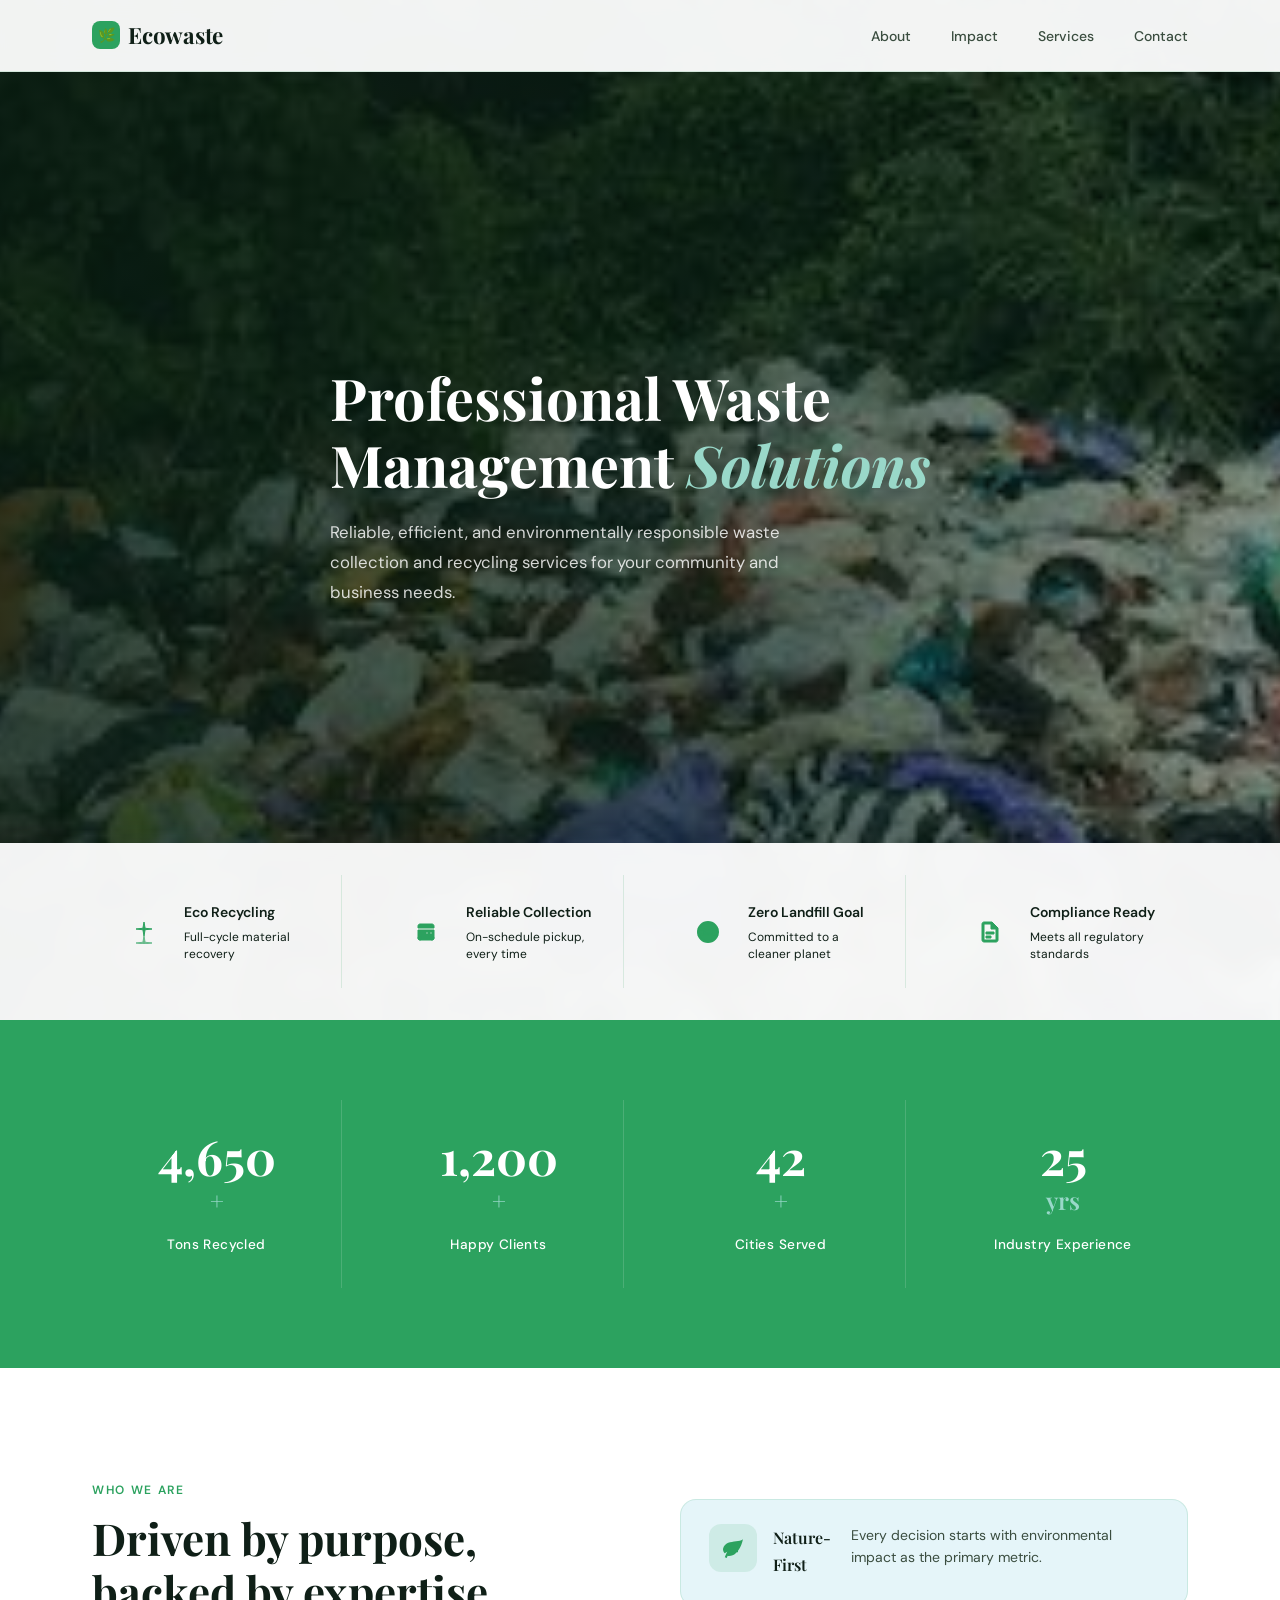
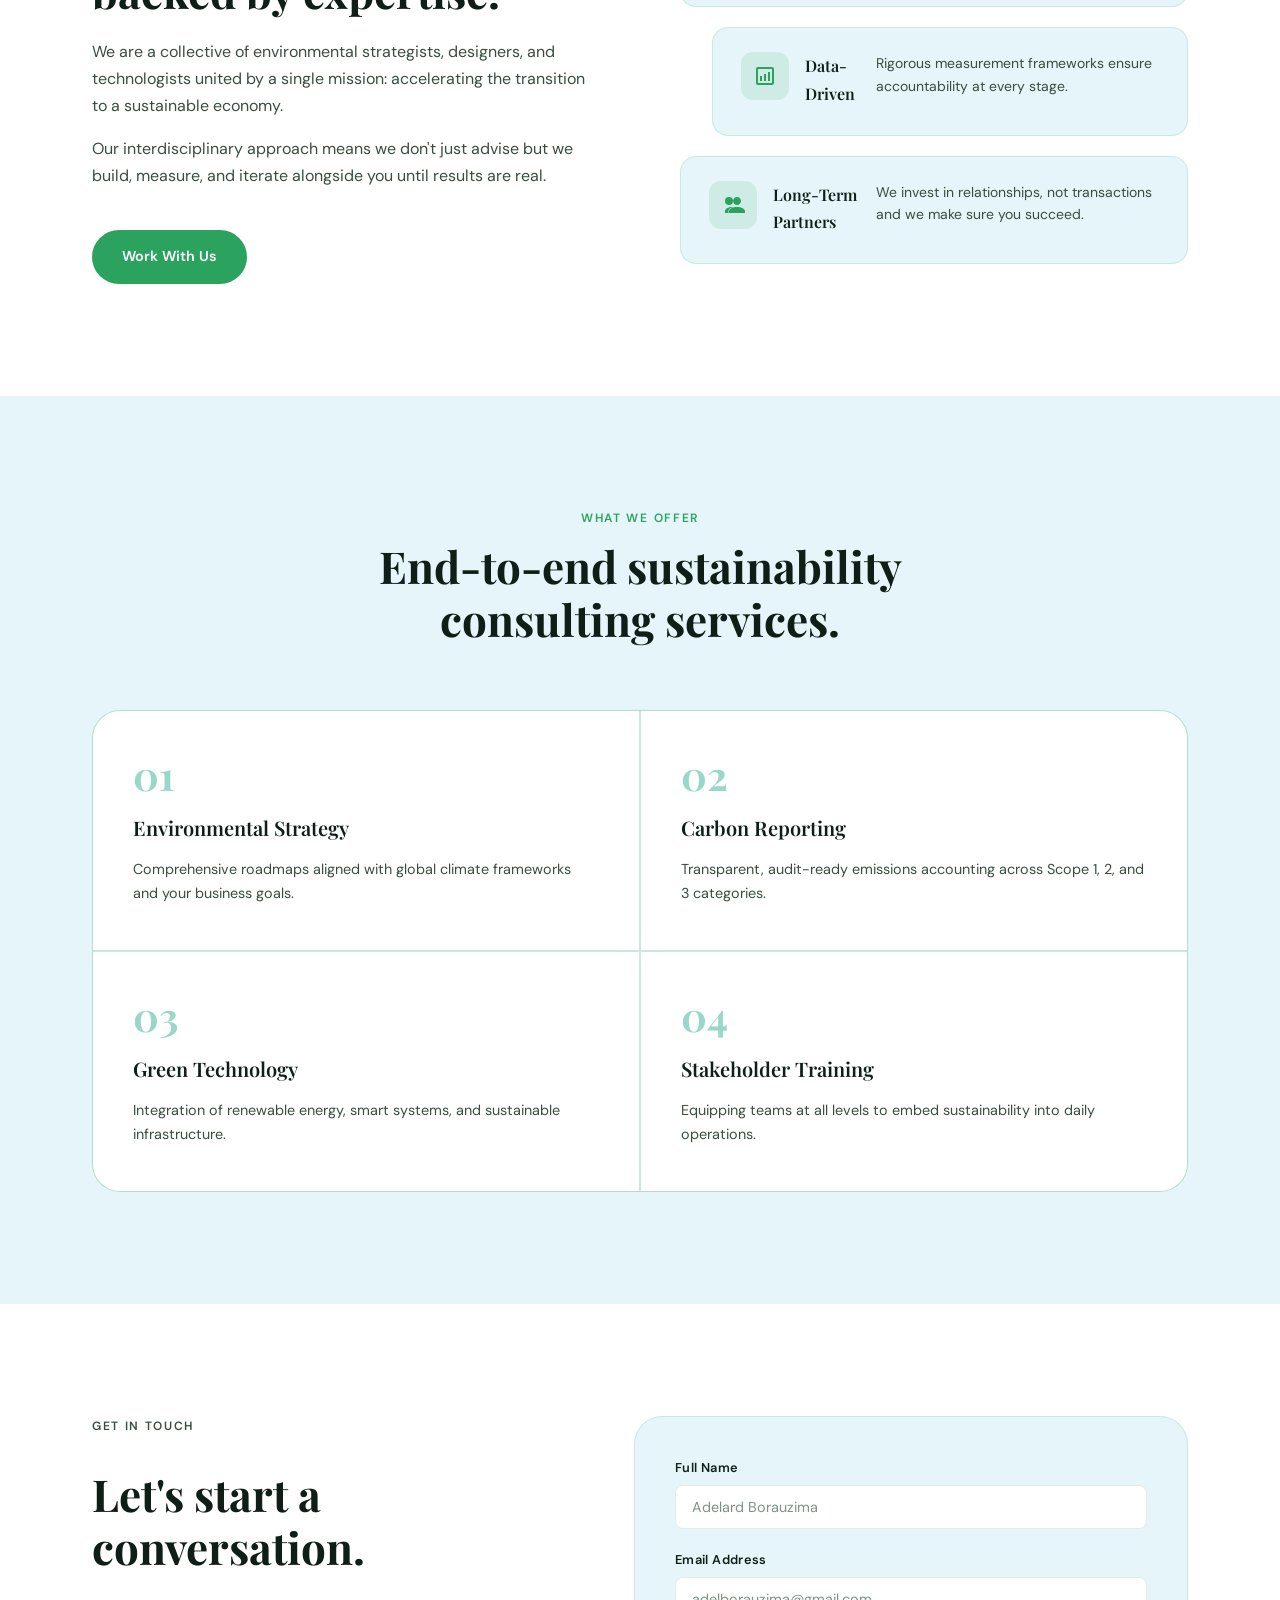
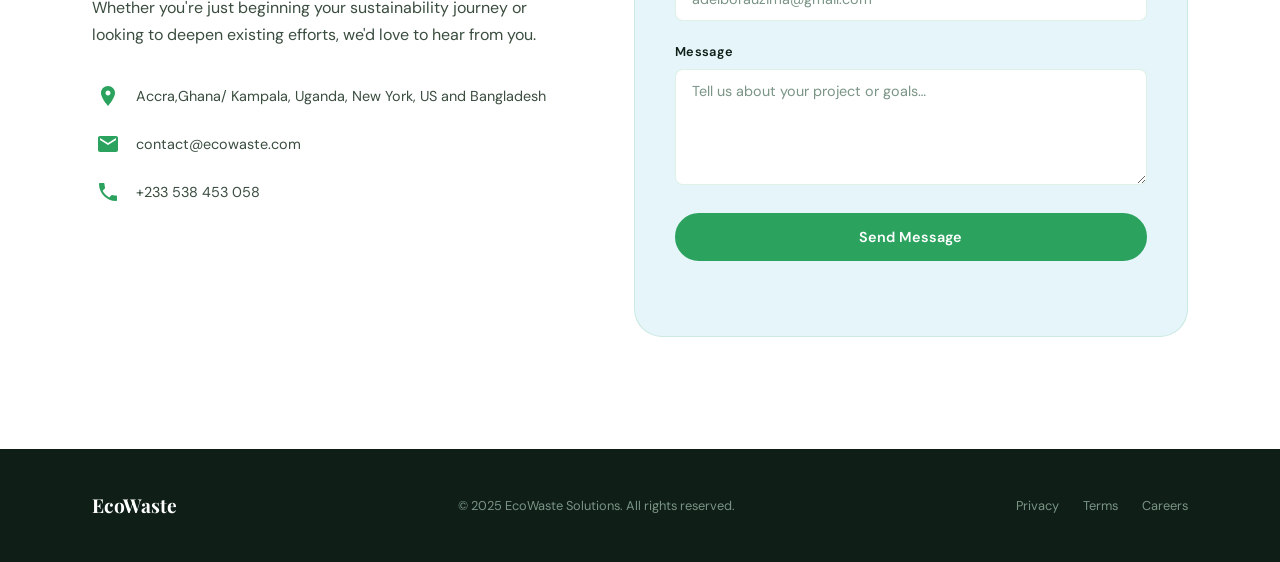
<file: index.html>
<!DOCTYPE html>
<html lang="en">
<head>
    <meta charset="UTF-8">
    <meta name="viewport" content="width=device-width, initial-scale=1.0">
    <title>EcoWaste - Professional Waste Management Solutions</title>
    <link rel="preconnect" href="https://fonts.googleapis.com">
    <link rel="preconnect" href="https://fonts.gstatic.com" crossorigin>
    <link href="https://fonts.googleapis.com/css2?family=Playfair+Display:wght@400;600;700&family=DM+Sans:wght@300;400;500;600&display=swap" rel="stylesheet">
    <link rel="stylesheet" href="styles.css">
</head>
<body>

    <!-- HEADER -->
    <header>
        <nav class="nav-container">
            <a href="#" class="logo">
                <span class="logo-icon"></span>
                Ecowaste
            </a>
            <ul class="nav-menu">
                <li><a href="#about" class="nav-link">About</a></li>
                <li><a href="#stats" class="nav-link">Impact</a></li>
                <li><a href="#services" class="nav-link">Services</a></li>
                <li><a href="#contact" class="nav-link">Contact</a></li>
            </ul>
            <button class="hamburger" aria-label="Toggle menu">
                <span></span>
                <span></span>
                <span></span>
            </button>
        </nav>
    </header>

    <!-- HERO -->
    <section id="home" class="hero">
        <div class="hero-background">
            <img src="frontend/assets/waste1.jpeg" alt="Professional waste management">
        </div>
        <div class="hero-overlay"></div>
        <div class="container">
            <div class="hero-content">
                <h1 class="hero-title">Professional Waste Management <span class="highlight">Solutions</span></h1>
                <p class="hero-subtitle">Reliable, efficient, and environmentally responsible waste collection and recycling services for your community and business needs.</p>
            </div>
        </div>
        <!-- Feature bar anchored to bottom of hero -->
        <div class="hero-feature-bar">
            <div class="container">
                <div class="feature-bar-grid">
                    <div class="feature-bar-item">
                        <div class="feature-bar-icon">
                            <svg width="24" height="24" viewBox="0 0 24 24" fill="none" xmlns="http://www.w3.org/2000/svg">
                                <path d="M12 2L13.09 8.26L20 9L13.09 9.74L12 16L10.91 9.74L4 9L10.91 8.26L12 2Z" fill="currentColor"/>
                                <path d="M12 16L13.09 22.26L20 23L13.09 23.74L12 30L10.91 23.74L4 23L10.91 22.26L12 16Z" fill="currentColor" opacity="0.7"/>
                            </svg>
                        </div>
                        <div class="feature-bar-text">
                            <h4>Eco Recycling</h4>
                            <p>Full-cycle material recovery</p>
                        </div>
                    </div>
                    <div class="feature-bar-item">
                        <div class="feature-bar-icon">
                            <svg width="24" height="24" viewBox="0 0 24 24" fill="none" xmlns="http://www.w3.org/2000/svg">
                                <path d="M20 8H4V6C4 4.9 4.9 4 6 4H18C19.1 4 20 4.9 20 6V8ZM20 10H4V18C4 19.1 4.9 20 6 20H18C19.1 20 20 19.1 20 18V10ZM16 12H18V14H16V12ZM12 12H14V14H12V12Z" fill="currentColor"/>
                                <circle cx="6" cy="18" r="2" fill="currentColor"/>
                                <circle cx="18" cy="18" r="2" fill="currentColor"/>
                            </svg>
                        </div>
                        <div class="feature-bar-text">
                            <h4>Reliable Collection</h4>
                            <p>On-schedule pickup, every time</p>
                        </div>
                    </div>
                    <div class="feature-bar-item">
                        <div class="feature-bar-icon">
                            <svg width="24" height="24" viewBox="0 0 24 24" fill="none" xmlns="http://www.w3.org/2000/svg">
                                <circle cx="12" cy="12" r="10" stroke="currentColor" stroke-width="2" fill="none"/>
                                <path d="M8 12C8 12 9.5 14 12 14S16 12 16 12" stroke="currentColor" stroke-width="2" stroke-linecap="round"/>
                                <path d="M2.5 8.5C4.5 9.5 7 10 12 10S19.5 9.5 21.5 8.5" stroke="currentColor" stroke-width="1.5" stroke-linecap="round"/>
                                <path d="M2.5 15.5C4.5 14.5 7 14 12 14S19.5 14.5 21.5 15.5" stroke="currentColor" stroke-width="1.5" stroke-linecap="round"/>
                            </svg>
                        </div>
                        <div class="feature-bar-text">
                            <h4>Zero Landfill Goal</h4>
                            <p>Committed to a cleaner planet</p>
                        </div>
                    </div>
                    <div class="feature-bar-item">
                        <div class="feature-bar-icon">
                            <svg width="24" height="24" viewBox="0 0 24 24" fill="none" xmlns="http://www.w3.org/2000/svg">
                                <path d="M14 2H6C4.9 2 4.01 2.9 4.01 4L4 20C4 21.1 4.89 22 6 22H18C19.1 22 20 21.1 20 20V8L14 2ZM18 20H6V4H13V9H18V20Z" fill="currentColor"/>
                                <path d="M8 12H16V14H8V12ZM8 16H13V18H8V16Z" fill="currentColor"/>
                            </svg>
                        </div>
                        <div class="feature-bar-text">
                            <h4>Compliance Ready</h4>
                            <p>Meets all regulatory standards</p>
                        </div>
                    </div>
                </div>
            </div>
        </div>
    </section>

    <!-- STATS -->
    <section class="stats" id="stats">
        <div class="container">
            <div class="stats-grid">
                <div class="stat-card">
                    <span class="counter stat-number" data-target="5000">3000</span>
                    <span class="stat-suffix">+</span>
                    <p class="stat-label">Tons Recycled</p>
                </div>
                <div class="stat-card">
                    <span class="counter stat-number" data-target="1200">1000</span>
                    <span class="stat-suffix">+</span>
                    <p class="stat-label">Happy Clients</p>
                </div>
                <div class="stat-card">
                    <span class="counter stat-number" data-target="50">10</span>
                    <span class="stat-suffix">+</span>
                    <p class="stat-label">Cities Served</p>
                </div>
                <div class="stat-card">
                    <span class="counter stat-number" data-target="25">5</span>
                    <span class="stat-suffix">yrs</span>
                    <p class="stat-label">Industry Experience</p>
                </div>
            </div>
        </div>
    </section>

    <!-- ABOUT -->
    <section class="about" id="about">
        <div class="container about-grid">
            <div class="about-text">
                <p class="section-eyebrow">Who We Are</p>
                <h2 class="section-title">Driven by purpose,<br>backed by expertise.</h2>
                <p class="about-body">We are a collective of environmental strategists, designers, and technologists united by a single mission: accelerating the transition to a sustainable economy.</p>
                <p class="about-body">Our interdisciplinary approach means we don't just advise but we build, measure, and iterate alongside you until results are real.</p>
                <a href="#contact" class="btn btn-primary" style="margin-top:1.5rem;">Work With Us</a>
            </div>
            <div class="about-visual">
                <div class="about-card">
                    <div class="about-card-icon">
                        <svg width="24" height="24" viewBox="0 0 24 24" fill="none" xmlns="http://www.w3.org/2000/svg">
                            <path d="M17 8C8 10 5.9 16.17 3.82 21.34L5.71 22L6.66 19.7C7.14 19.87 7.64 20 8 20C19 20 22 3 22 3C21 5 14 5.25 9 6.25C4 7.25 2 11.5 2 13.5C2 15.5 3.75 17.25 3.75 17.25C7.5 15 8.5 14.5 11.5 14.5C14.5 14.5 17 16.5 17 16.5V8Z" fill="currentColor"/>
                        </svg>
                    </div>
                    <h3>Nature-First</h3>
                    <p>Every decision starts with environmental impact as the primary metric.</p>
                </div>
                <div class="about-card about-card--offset">
                    <div class="about-card-icon">
                        <svg width="24" height="24" viewBox="0 0 24 24" fill="none" xmlns="http://www.w3.org/2000/svg">
                            <path d="M19 3H5C3.9 3 3 3.9 3 5V19C3 20.1 3.9 21 5 21H19C20.1 21 21 20.1 21 19V5C21 3.9 20.1 3 19 3ZM19 19H5V5H19V19Z" fill="currentColor"/>
                            <path d="M7 12H9V17H7V12ZM11 10H13V17H11V10ZM15 8H17V17H15V8Z" fill="currentColor"/>
                        </svg>
                    </div>
                    <h3>Data-Driven</h3>
                    <p>Rigorous measurement frameworks ensure accountability at every stage.</p>
                </div>
                <div class="about-card">
                    <div class="about-card-icon">
                        <svg width="24" height="24" viewBox="0 0 24 24" fill="none" xmlns="http://www.w3.org/2000/svg">
                            <path d="M16 4C18.2 4 20 5.8 20 8C20 10.2 18.2 12 16 12C13.8 12 12 10.2 12 8C12 5.8 13.8 4 16 4ZM16 14C20.4 14 24 15.8 24 18V20H8V18C8 15.8 11.6 14 16 14Z" fill="currentColor"/>
                            <circle cx="8" cy="8" r="4" fill="currentColor"/>
                            <path d="M12.51 14.07C9.24 13.29 4 14.94 4 18V20H7.5V18C7.5 16.17 9.5 14.8 12.51 14.07Z" fill="currentColor"/>
                        </svg>
                    </div>
                    <h3>Long-Term Partners</h3>
                    <p>We invest in relationships, not transactions  and we make sure you succeed.</p>
                </div>
            </div>
        </div>
    </section>

    <!-- SERVICES -->
    <section class="services" id="services">
        <div class="container">
            <div class="section-header">
                <p class="section-eyebrow">What We Offer</p>
                <h2 class="section-title">End-to-end sustainability<br>consulting services.</h2>
            </div>
            <div class="services-grid">
                <div class="service-item">
                    <div class="service-num">01</div>
                    <h3>Environmental Strategy</h3>
                    <p>Comprehensive roadmaps aligned with global climate frameworks and your business goals.</p>
                </div>
                <div class="service-item">
                    <div class="service-num">02</div>
                    <h3>Carbon Reporting</h3>
                    <p>Transparent, audit-ready emissions accounting across Scope 1, 2, and 3 categories.</p>
                </div>
                <div class="service-item">
                    <div class="service-num">03</div>
                    <h3>Green Technology</h3>
                    <p>Integration of renewable energy, smart systems, and sustainable infrastructure.</p>
                </div>
                <div class="service-item">
                    <div class="service-num">04</div>
                    <h3>Stakeholder Training</h3>
                    <p>Equipping teams at all levels to embed sustainability into daily operations.</p>
                </div>
            </div>
        </div>
    </section>

    <!-- CONTACT -->
    <section class="contact" id="contact">
        <div class="container contact-grid">
            <div class="contact-info">
                <p class="section-eyebrow">Get In Touch</p>
                <h2 class="section-title">Let's start a<br>conversation.</h2>
                <p>Whether you're just beginning your sustainability journey or looking to deepen existing efforts, we'd love to hear from you.</p>
                <div class="contact-details">
                    <div class="contact-detail-item">
                        <span class="detail-icon">
                            <svg width="20" height="20" viewBox="0 0 24 24" fill="none" xmlns="http://www.w3.org/2000/svg">
                                <path d="M12 2C8.13 2 5 5.13 5 9C5 14.25 12 22 12 22S19 14.25 19 9C19 5.13 15.87 2 12 2ZM12 11.5C10.62 11.5 9.5 10.38 9.5 9S10.62 6.5 12 6.5S14.5 7.62 14.5 9S13.38 11.5 12 11.5Z" fill="currentColor"/>
                            </svg>
                        </span>
                        <span>Accra,Ghana/ Kampala, Uganda, New York, US and Bangladesh</span>
                    </div>
                    <div class="contact-detail-item">
                        <span class="detail-icon">
                            <svg width="20" height="20" viewBox="0 0 24 24" fill="none" xmlns="http://www.w3.org/2000/svg">
                                <path d="M20 4H4C2.9 4 2.01 4.9 2.01 6L2 18C2 19.1 2.9 20 4 20H20C21.1 20 22 19.1 22 18V6C22 4.9 21.1 4 20 4ZM20 8L12 13L4 8V6L12 11L20 6V8Z" fill="currentColor"/>
                            </svg>
                        </span>
                        <span>contact@ecowaste.com</span>
                    </div>
                    <div class="contact-detail-item">
                        <span class="detail-icon">
                            <svg width="20" height="20" viewBox="0 0 24 24" fill="none" xmlns="http://www.w3.org/2000/svg">
                                <path d="M6.62 10.79C8.06 13.62 10.38 15.94 13.21 17.38L15.41 15.18C15.69 14.9 16.08 14.82 16.43 14.93C17.55 15.3 18.75 15.5 20 15.5C20.55 15.5 21 15.95 21 16.5V20C21 20.55 20.55 21 20 21C10.61 21 3 13.39 3 4C3 3.45 3.45 3 4 3H7.5C8.05 3 8.5 3.45 8.5 4C8.5 5.25 8.7 6.45 9.07 7.57C9.18 7.92 9.1 8.31 8.82 8.59L6.62 10.79Z" fill="currentColor"/>
                            </svg>
                        </span>
                        <span>+233 538 453 058</span>
                    </div>
                </div>
            </div>
            <div class="contact-form-wrapper">
                <form id="contactForm" novalidate>
                    <div class="form-group">
                        <label for="name">Full Name</label>
                        <input type="text" id="name" name="name" placeholder="Adelard Borauzima" required>
                    </div>
                    <div class="form-group">
                        <label for="email">Email Address</label>
                        <input type="email" id="email" name="email" placeholder="adelborauzima@gmail.com" required>
                    </div>
                    <div class="form-group">
                        <label for="message">Message</label>
                        <textarea id="message" name="message" rows="5" placeholder="Tell us about your project or goals…" required></textarea>
                    </div>
                    <button type="submit" class="btn btn-primary btn-full">Send Message</button>
                    <p id="successMessage" class="success-message" aria-live="polite"></p>
                </form>
            </div>
        </div>
    </section>

    <!-- FOOTER -->
    <footer>
        <div class="container footer-inner">
            <span class="logo">EcoWaste</span>
            <p class="footer-copy">© 2025 EcoWaste Solutions. All rights reserved.</p>
            <div class="footer-links">
                <a href="#">Privacy</a>
                <a href="#">Terms</a>
                <a href="#">Careers</a>
            </div>
        </div>
    </footer>

    <script src="frontend/script.js"></script>
</body>
</html>
</file>
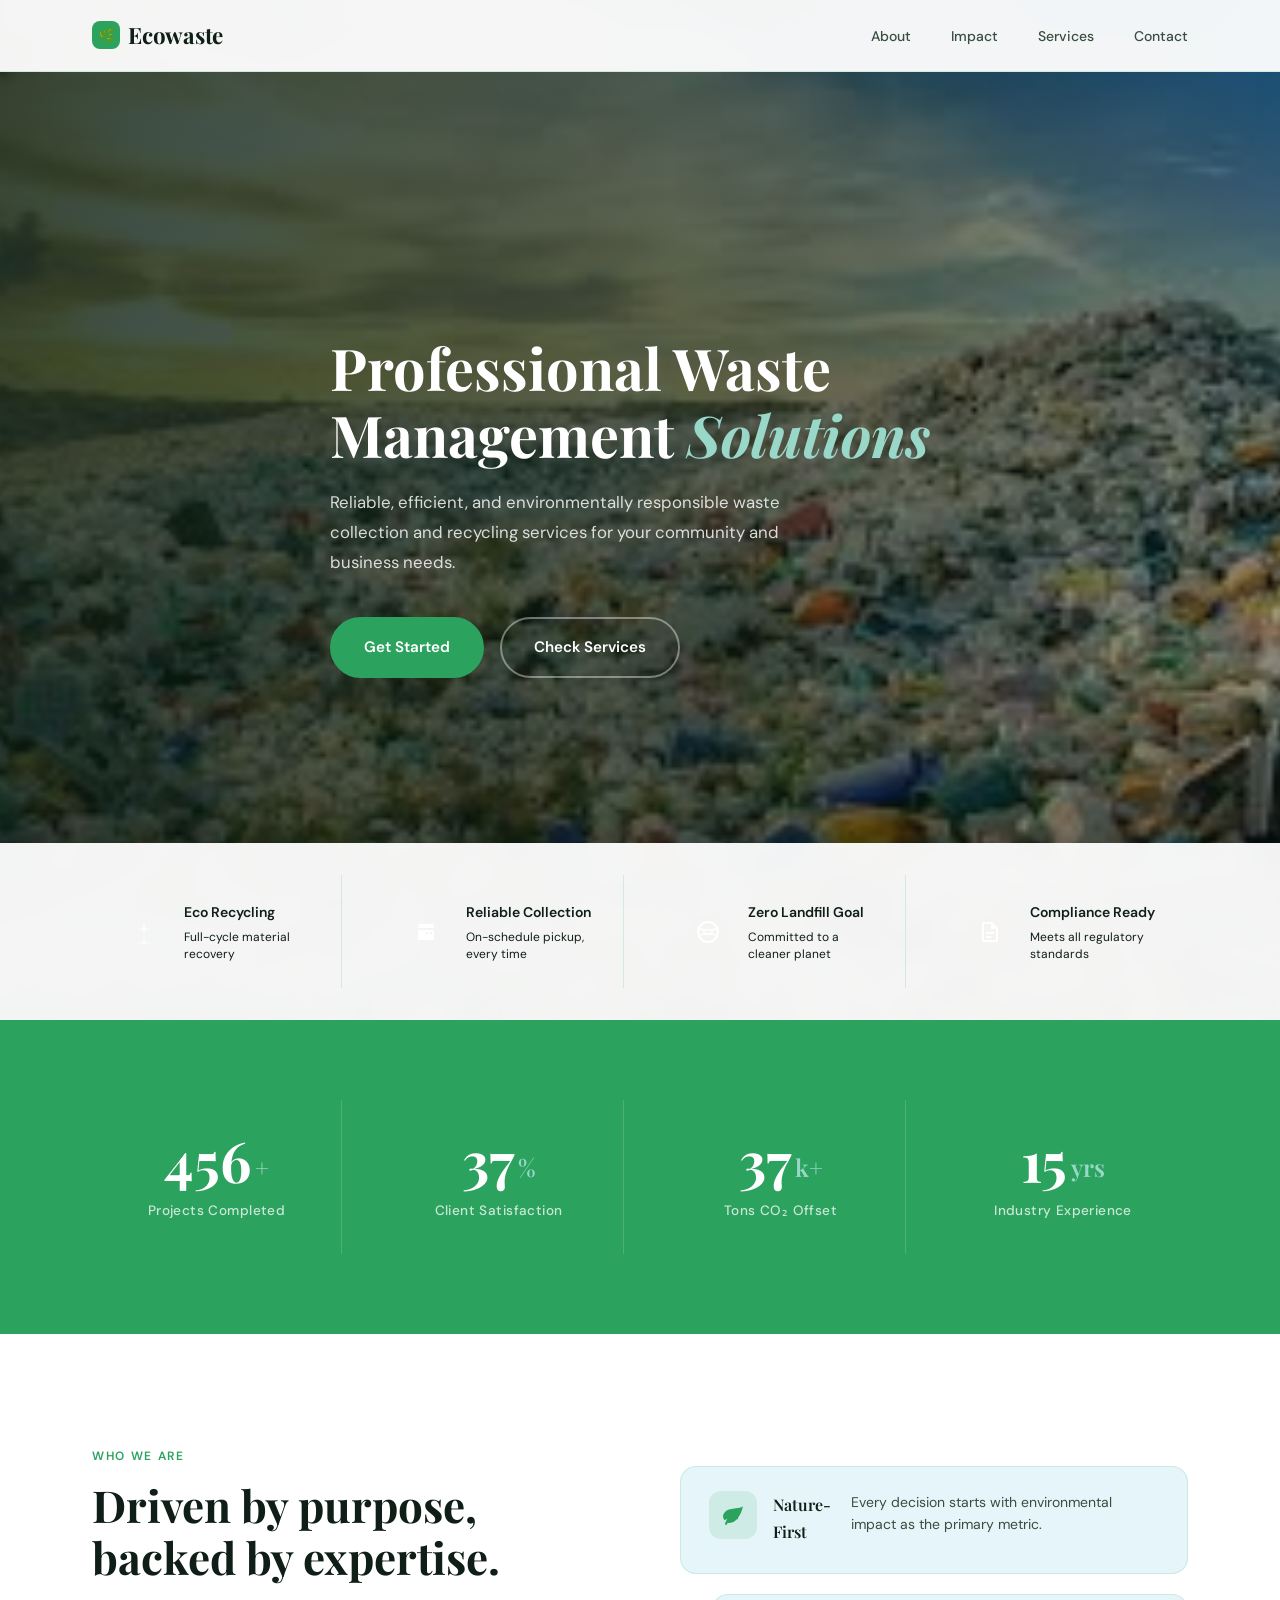
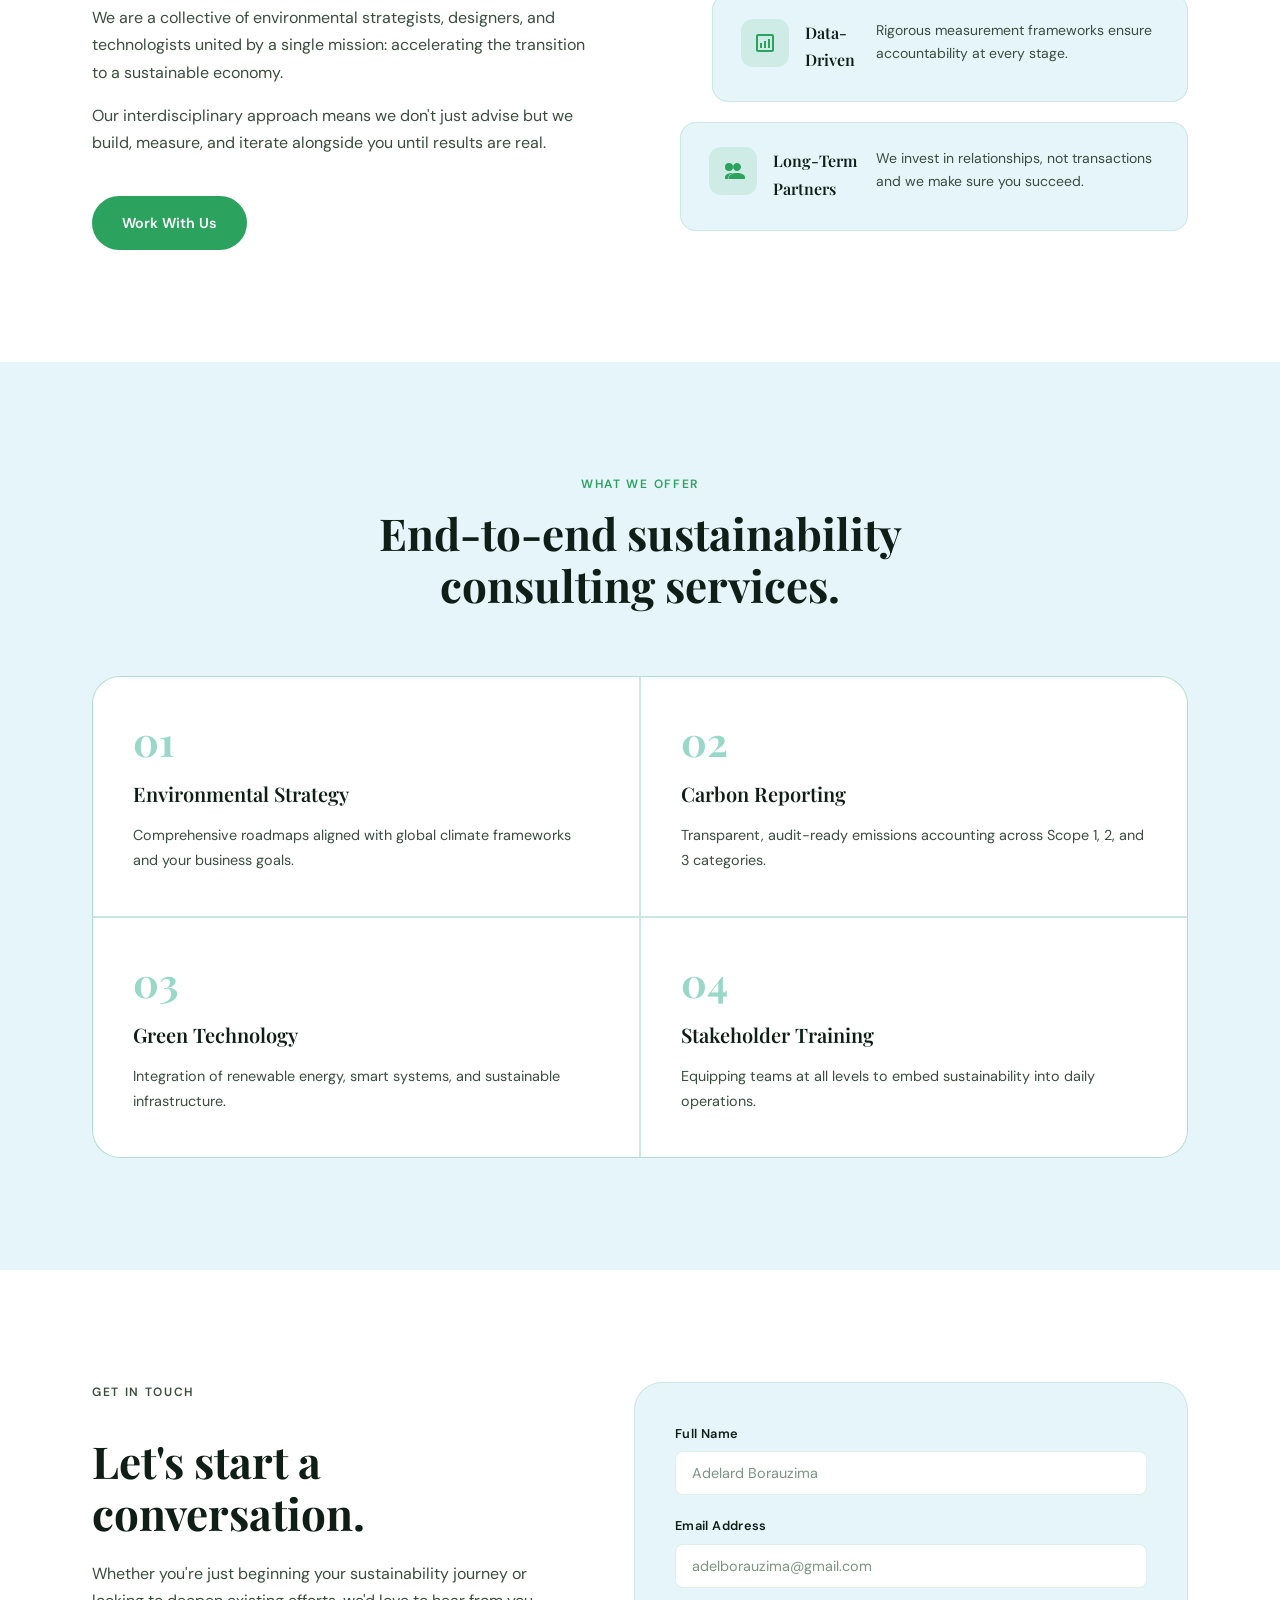
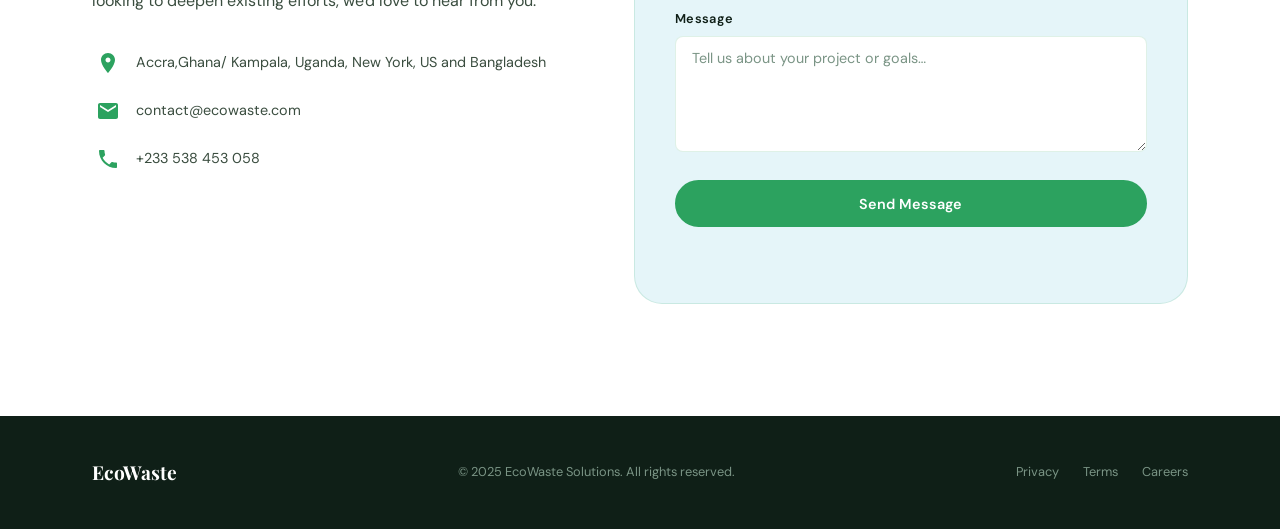
<file: frontend/index.html>
<!DOCTYPE html>
<html lang="en">
<head>
    <meta charset="UTF-8">
    <meta name="viewport" content="width=device-width, initial-scale=1.0">
    <title>EcoWaste - Professional Waste Management Solutions</title>
    <link rel="preconnect" href="https://fonts.googleapis.com">
    <link rel="preconnect" href="https://fonts.gstatic.com" crossorigin>
    <link href="https://fonts.googleapis.com/css2?family=Playfair+Display:wght@400;600;700&family=DM+Sans:wght@300;400;500;600&display=swap" rel="stylesheet">
    <link rel="stylesheet" href="styles.css">
</head>
<body>

    <!-- HEADER -->
    <header>
        <nav class="nav-container">
            <a href="#" class="logo">
                <span class="logo-icon"></span>
                Ecowaste
            </a>
            <ul class="nav-menu">
                <li><a href="#about" class="nav-link">About</a></li>
                <li><a href="#stats" class="nav-link">Impact</a></li>
                <li><a href="#services" class="nav-link">Services</a></li>
                <li><a href="#contact" class="nav-link">Contact</a></li>
            </ul>
            <button class="hamburger" aria-label="Toggle menu">
                <span></span>
                <span></span>
                <span></span>
            </button>
        </nav>
    </header>

    <!-- HERO -->
    <section id="home" class="hero">
        <div class="hero-background">
            <img src="assets/waste3.jpeg" alt="Professional waste management">
        </div>
        <div class="hero-overlay"></div>
        <div class="container">
            <div class="hero-content">
                <h1 class="hero-title">Professional Waste Management <span class="highlight">Solutions</span></h1>
                <p class="hero-subtitle">Reliable, efficient, and environmentally responsible waste collection and recycling services for your community and business needs.</p>
                <div class="hero-actions">
                    <a href="#contact" class="btn btn-primary btn-large">Get Started</a>
                    <a href="#services" class="btn btn-ghost btn-large">Check Services</a>
                </div>
            </div>
        </div>
        <!-- Feature bar anchored to bottom of hero -->
        <div class="hero-feature-bar">
            <div class="container">
                <div class="feature-bar-grid">
                    <div class="feature-bar-item">
                        <div class="feature-bar-icon">
                            <svg width="24" height="24" viewBox="0 0 24 24" fill="none" xmlns="http://www.w3.org/2000/svg">
                                <path d="M12 2L13.09 8.26L20 9L13.09 9.74L12 16L10.91 9.74L4 9L10.91 8.26L12 2Z" fill="currentColor"/>
                                <path d="M12 16L13.09 22.26L20 23L13.09 23.74L12 30L10.91 23.74L4 23L10.91 22.26L12 16Z" fill="currentColor" opacity="0.7"/>
                            </svg>
                        </div>
                        <div class="feature-bar-text">
                            <h4>Eco Recycling</h4>
                            <p>Full-cycle material recovery</p>
                        </div>
                    </div>
                    <div class="feature-bar-item">
                        <div class="feature-bar-icon">
                            <svg width="24" height="24" viewBox="0 0 24 24" fill="none" xmlns="http://www.w3.org/2000/svg">
                                <path d="M20 8H4V6C4 4.9 4.9 4 6 4H18C19.1 4 20 4.9 20 6V8ZM20 10H4V18C4 19.1 4.9 20 6 20H18C19.1 20 20 19.1 20 18V10ZM16 12H18V14H16V12ZM12 12H14V14H12V12Z" fill="currentColor"/>
                                <circle cx="6" cy="18" r="2" fill="currentColor"/>
                                <circle cx="18" cy="18" r="2" fill="currentColor"/>
                            </svg>
                        </div>
                        <div class="feature-bar-text">
                            <h4>Reliable Collection</h4>
                            <p>On-schedule pickup, every time</p>
                        </div>
                    </div>
                    <div class="feature-bar-item">
                        <div class="feature-bar-icon">
                            <svg width="24" height="24" viewBox="0 0 24 24" fill="none" xmlns="http://www.w3.org/2000/svg">
                                <circle cx="12" cy="12" r="10" stroke="currentColor" stroke-width="2" fill="none"/>
                                <path d="M8 12C8 12 9.5 14 12 14S16 12 16 12" stroke="currentColor" stroke-width="2" stroke-linecap="round"/>
                                <path d="M2.5 8.5C4.5 9.5 7 10 12 10S19.5 9.5 21.5 8.5" stroke="currentColor" stroke-width="1.5" stroke-linecap="round"/>
                                <path d="M2.5 15.5C4.5 14.5 7 14 12 14S19.5 14.5 21.5 15.5" stroke="currentColor" stroke-width="1.5" stroke-linecap="round"/>
                            </svg>
                        </div>
                        <div class="feature-bar-text">
                            <h4>Zero Landfill Goal</h4>
                            <p>Committed to a cleaner planet</p>
                        </div>
                    </div>
                    <div class="feature-bar-item">
                        <div class="feature-bar-icon">
                            <svg width="24" height="24" viewBox="0 0 24 24" fill="none" xmlns="http://www.w3.org/2000/svg">
                                <path d="M14 2H6C4.9 2 4.01 2.9 4.01 4L4 20C4 21.1 4.89 22 6 22H18C19.1 22 20 21.1 20 20V8L14 2ZM18 20H6V4H13V9H18V20Z" fill="currentColor"/>
                                <path d="M8 12H16V14H8V12ZM8 16H13V18H8V16Z" fill="currentColor"/>
                            </svg>
                        </div>
                        <div class="feature-bar-text">
                            <h4>Compliance Ready</h4>
                            <p>Meets all regulatory standards</p>
                        </div>
                    </div>
                </div>
            </div>
        </div>
    </section>

    <!-- STATS -->
    <section class="stats" id="stats">
        <div class="container">
            <div class="stats-grid">
                <div class="stat-card">
                    <span class="counter stat-number" data-target="1200">0</span>
                    <span class="stat-suffix">+</span>
                    <p class="stat-label">Projects Completed</p>
                </div>
                <div class="stat-card">
                    <span class="counter stat-number" data-target="98">0</span>
                    <span class="stat-suffix">%</span>
                    <p class="stat-label">Client Satisfaction</p>
                </div>
                <div class="stat-card">
                    <span class="counter stat-number" data-target="40">0</span>
                    <span class="stat-suffix">k+</span>
                    <p class="stat-label">Tons CO₂ Offset</p>
                </div>
                <div class="stat-card">
                    <span class="counter stat-number" data-target="15">0</span>
                    <span class="stat-suffix">yrs</span>
                    <p class="stat-label">Industry Experience</p>
                </div>
            </div>
        </div>
    </section>

    <!-- ABOUT -->
    <section class="about" id="about">
        <div class="container about-grid">
            <div class="about-text">
                <p class="section-eyebrow">Who We Are</p>
                <h2 class="section-title">Driven by purpose,<br>backed by expertise.</h2>
                <p class="about-body">We are a collective of environmental strategists, designers, and technologists united by a single mission: accelerating the transition to a sustainable economy.</p>
                <p class="about-body">Our interdisciplinary approach means we don't just advise but we build, measure, and iterate alongside you until results are real.</p>
                <a href="#contact" class="btn btn-primary" style="margin-top:1.5rem;">Work With Us</a>
            </div>
            <div class="about-visual">
                <div class="about-card">
                    <div class="about-card-icon">
                        <svg width="24" height="24" viewBox="0 0 24 24" fill="none" xmlns="http://www.w3.org/2000/svg">
                            <path d="M17 8C8 10 5.9 16.17 3.82 21.34L5.71 22L6.66 19.7C7.14 19.87 7.64 20 8 20C19 20 22 3 22 3C21 5 14 5.25 9 6.25C4 7.25 2 11.5 2 13.5C2 15.5 3.75 17.25 3.75 17.25C7.5 15 8.5 14.5 11.5 14.5C14.5 14.5 17 16.5 17 16.5V8Z" fill="currentColor"/>
                        </svg>
                    </div>
                    <h3>Nature-First</h3>
                    <p>Every decision starts with environmental impact as the primary metric.</p>
                </div>
                <div class="about-card about-card--offset">
                    <div class="about-card-icon">
                        <svg width="24" height="24" viewBox="0 0 24 24" fill="none" xmlns="http://www.w3.org/2000/svg">
                            <path d="M19 3H5C3.9 3 3 3.9 3 5V19C3 20.1 3.9 21 5 21H19C20.1 21 21 20.1 21 19V5C21 3.9 20.1 3 19 3ZM19 19H5V5H19V19Z" fill="currentColor"/>
                            <path d="M7 12H9V17H7V12ZM11 10H13V17H11V10ZM15 8H17V17H15V8Z" fill="currentColor"/>
                        </svg>
                    </div>
                    <h3>Data-Driven</h3>
                    <p>Rigorous measurement frameworks ensure accountability at every stage.</p>
                </div>
                <div class="about-card">
                    <div class="about-card-icon">
                        <svg width="24" height="24" viewBox="0 0 24 24" fill="none" xmlns="http://www.w3.org/2000/svg">
                            <path d="M16 4C18.2 4 20 5.8 20 8C20 10.2 18.2 12 16 12C13.8 12 12 10.2 12 8C12 5.8 13.8 4 16 4ZM16 14C20.4 14 24 15.8 24 18V20H8V18C8 15.8 11.6 14 16 14Z" fill="currentColor"/>
                            <circle cx="8" cy="8" r="4" fill="currentColor"/>
                            <path d="M12.51 14.07C9.24 13.29 4 14.94 4 18V20H7.5V18C7.5 16.17 9.5 14.8 12.51 14.07Z" fill="currentColor"/>
                        </svg>
                    </div>
                    <h3>Long-Term Partners</h3>
                    <p>We invest in relationships, not transactions  and we make sure you succeed.</p>
                </div>
            </div>
        </div>
    </section>

    <!-- SERVICES -->
    <section class="services" id="services">
        <div class="container">
            <div class="section-header">
                <p class="section-eyebrow">What We Offer</p>
                <h2 class="section-title">End-to-end sustainability<br>consulting services.</h2>
            </div>
            <div class="services-grid">
                <div class="service-item">
                    <div class="service-num">01</div>
                    <h3>Environmental Strategy</h3>
                    <p>Comprehensive roadmaps aligned with global climate frameworks and your business goals.</p>
                </div>
                <div class="service-item">
                    <div class="service-num">02</div>
                    <h3>Carbon Reporting</h3>
                    <p>Transparent, audit-ready emissions accounting across Scope 1, 2, and 3 categories.</p>
                </div>
                <div class="service-item">
                    <div class="service-num">03</div>
                    <h3>Green Technology</h3>
                    <p>Integration of renewable energy, smart systems, and sustainable infrastructure.</p>
                </div>
                <div class="service-item">
                    <div class="service-num">04</div>
                    <h3>Stakeholder Training</h3>
                    <p>Equipping teams at all levels to embed sustainability into daily operations.</p>
                </div>
            </div>
        </div>
    </section>

    <!-- CONTACT -->
    <section class="contact" id="contact">
        <div class="container contact-grid">
            <div class="contact-info">
                <p class="section-eyebrow">Get In Touch</p>
                <h2 class="section-title">Let's start a<br>conversation.</h2>
                <p>Whether you're just beginning your sustainability journey or looking to deepen existing efforts, we'd love to hear from you.</p>
                <div class="contact-details">
                    <div class="contact-detail-item">
                        <span class="detail-icon">
                            <svg width="20" height="20" viewBox="0 0 24 24" fill="none" xmlns="http://www.w3.org/2000/svg">
                                <path d="M12 2C8.13 2 5 5.13 5 9C5 14.25 12 22 12 22S19 14.25 19 9C19 5.13 15.87 2 12 2ZM12 11.5C10.62 11.5 9.5 10.38 9.5 9S10.62 6.5 12 6.5S14.5 7.62 14.5 9S13.38 11.5 12 11.5Z" fill="currentColor"/>
                            </svg>
                        </span>
                        <span>Accra,Ghana/ Kampala, Uganda, New York, US and Bangladesh</span>
                    </div>
                    <div class="contact-detail-item">
                        <span class="detail-icon">
                            <svg width="20" height="20" viewBox="0 0 24 24" fill="none" xmlns="http://www.w3.org/2000/svg">
                                <path d="M20 4H4C2.9 4 2.01 4.9 2.01 6L2 18C2 19.1 2.9 20 4 20H20C21.1 20 22 19.1 22 18V6C22 4.9 21.1 4 20 4ZM20 8L12 13L4 8V6L12 11L20 6V8Z" fill="currentColor"/>
                            </svg>
                        </span>
                        <span>contact@ecowaste.com</span>
                    </div>
                    <div class="contact-detail-item">
                        <span class="detail-icon">
                            <svg width="20" height="20" viewBox="0 0 24 24" fill="none" xmlns="http://www.w3.org/2000/svg">
                                <path d="M6.62 10.79C8.06 13.62 10.38 15.94 13.21 17.38L15.41 15.18C15.69 14.9 16.08 14.82 16.43 14.93C17.55 15.3 18.75 15.5 20 15.5C20.55 15.5 21 15.95 21 16.5V20C21 20.55 20.55 21 20 21C10.61 21 3 13.39 3 4C3 3.45 3.45 3 4 3H7.5C8.05 3 8.5 3.45 8.5 4C8.5 5.25 8.7 6.45 9.07 7.57C9.18 7.92 9.1 8.31 8.82 8.59L6.62 10.79Z" fill="currentColor"/>
                            </svg>
                        </span>
                        <span>+233 538 453 058</span>
                    </div>
                </div>
            </div>
            <div class="contact-form-wrapper">
                <form id="contactForm" novalidate>
                    <div class="form-group">
                        <label for="name">Full Name</label>
                        <input type="text" id="name" name="name" placeholder="Adelard Borauzima" required>
                    </div>
                    <div class="form-group">
                        <label for="email">Email Address</label>
                        <input type="email" id="email" name="email" placeholder="adelborauzima@gmail.com" required>
                    </div>
                    <div class="form-group">
                        <label for="message">Message</label>
                        <textarea id="message" name="message" rows="5" placeholder="Tell us about your project or goals…" required></textarea>
                    </div>
                    <button type="submit" class="btn btn-primary btn-full">Send Message</button>
                    <p id="successMessage" class="success-message" aria-live="polite"></p>
                </form>
            </div>
        </div>
    </section>

    <!-- FOOTER -->
    <footer>
        <div class="container footer-inner">
            <span class="logo">EcoWaste</span>
            <p class="footer-copy">© 2025 EcoWaste Solutions. All rights reserved.</p>
            <div class="footer-links">
                <a href="#">Privacy</a>
                <a href="#">Terms</a>
                <a href="#">Careers</a>
            </div>
        </div>
    </footer>

    <script src="script.js"></script>
</body>
</html>
</file>
<file: styles.css>
/* =============================================
   ROOT & VARIABLES
   ============================================= */
:root {
    --green:       #2ca25f;
    --green-dark:  #1e7d47;
    --green-light: #99d8c9;
    --teal-bg:     #e5f5f9;
    --white:       #ffffff;
    --ink:         #0f1f17;
    --ink-soft:    #3a4d3f;
    --muted:       #7a9485;
    --border:      rgba(44, 162, 95, 0.15);
    --shadow-sm:   0 2px 12px rgba(44, 162, 95, 0.08);
    --shadow-md:   0 8px 32px rgba(44, 162, 95, 0.12);
    --shadow-lg:   0 20px 60px rgba(44, 162, 95, 0.16);
    --radius-sm:   8px;
    --radius-md:   16px;
    --radius-lg:   28px;
    --font-display: 'Playfair Display', Georgia, serif;
    --font-body:    'DM Sans', sans-serif;
    --transition:   0.3s cubic-bezier(0.4, 0, 0.2, 1);
    --nav-height:   72px;
}

/* =============================================
   RESET & BASE
   ============================================= */
*, *::before, *::after {
    box-sizing: border-box;
    margin: 0;
    padding: 0;
}

html { scroll-behavior: smooth; }

body {
    font-family: var(--font-body);
    font-size: 16px;
    line-height: 1.7;
    color: var(--ink);
    background: var(--white);
    overflow-x: hidden;
    -webkit-font-smoothing: antialiased;
}

img { max-width: 100%; display: block; }

a {
    color: inherit;
    text-decoration: none;
}

ul { list-style: none; }

/* =============================================
   UTILITY
   ============================================= */
.container {
    max-width: 1160px;
    margin: 0 auto;
    padding: 0 2rem;
}

.section-eyebrow {
    font-family: var(--font-body);
    font-size: 0.75rem;
    font-weight: 600;
    letter-spacing: 0.14em;
    text-transform: uppercase;
    color: var(--green);
    margin-bottom: 0.75rem;
}

.section-title {
    font-family: var(--font-display);
    font-size: clamp(2rem, 4vw, 2.75rem);
    font-weight: 700;
    line-height: 1.2;
    color: var(--ink);
    margin-bottom: 1.25rem;
}

.section-title em {
    font-style: italic;
    color: var(--green);
}

/* =============================================
   BUTTONS
   ============================================= */
.btn {
    display: inline-flex;
    align-items: center;
    justify-content: center;
    gap: 0.5rem;
    font-family: var(--font-body);
    font-size: 0.9rem;
    font-weight: 600;
    padding: 0.8rem 1.75rem;
    border-radius: 50px;
    cursor: pointer;
    border: 2px solid transparent;
    transition: var(--transition);
    white-space: nowrap;
    text-align: center;
    text-decoration: none;
}

.btn-primary {
    background: var(--green);
    color: var(--white);
    border-color: var(--green);
}

.btn-primary:hover {
    background: var(--green-dark);
    border-color: var(--green-dark);
    transform: translateY(-2px);
    box-shadow: 0 6px 20px rgba(44, 162, 95, 0.35);
}

.btn-ghost {
    background: transparent;
    color: var(--ink);
    border-color: var(--border);
}

.btn-ghost:hover {
    background: var(--teal-bg);
    border-color: var(--green-light);
    transform: translateY(-2px);
}

.btn-full { width: 100%; justify-content: center; }

/* =============================================
   HEADER & NAV
   ============================================= */
header {
    position: fixed;
    top: 0;
    left: 0;
    right: 0;
    height: var(--nav-height);
    background: rgba(255, 255, 255, 0.95);
    backdrop-filter: blur(12px);
    -webkit-backdrop-filter: blur(12px);
    border-bottom: 1px solid var(--border);
    z-index: 1000;
    transition: var(--transition);
}

.nav-container {
    max-width: 1160px;
    margin: 0 auto;
    padding: 0 2rem;
    height: 100%;
    display: flex;
    align-items: center;
    justify-content: space-between;
}

.logo {
    display: flex;
    align-items: center;
    gap: 0.5rem;
    font-family: var(--font-display);
    font-size: 1.4rem;
    font-weight: 700;
    color: var(--ink);
    letter-spacing: -0.01em;
}

.logo-icon {
    width: 28px;
    height: 28px;
    background: var(--green);
    border-radius: 8px;
    display: inline-block;
    position: relative;
}

.logo-icon::after {
    content: '🌿';
    font-size: 14px;
    position: absolute;
    top: 50%;
    left: 50%;
    transform: translate(-50%, -50%);
}

.nav-menu {
    display: flex;
    align-items: center;
    gap: 2.5rem;
}

.nav-link {
    font-size: 0.875rem;
    font-weight: 500;
    color: var(--ink-soft);
    position: relative;
    transition: color var(--transition);
}

.nav-link::after {
    content: '';
    position: absolute;
    bottom: -4px;
    left: 0;
    width: 0;
    height: 2px;
    background: var(--green);
    border-radius: 2px;
    transition: width var(--transition);
}

.nav-link:hover {
    color: var(--green);
}

.nav-link:hover::after {
    width: 100%;
}

/* Hamburger */
.hamburger {
    display: none;
    flex-direction: column;
    gap: 5px;
    background: none;
    border: none;
    cursor: pointer;
    padding: 6px;
}

.hamburger span {
    display: block;
    width: 24px;
    height: 2px;
    background: var(--ink);
    border-radius: 2px;
    transition: var(--transition);
}

.hamburger.active span:nth-child(1) { transform: translateY(7px) rotate(45deg); }
.hamburger.active span:nth-child(2) { opacity: 0; }
.hamburger.active span:nth-child(3) { transform: translateY(-7px) rotate(-45deg); }

/* =============================================
   HERO — Full-bleed image with overlay
   ============================================= */
.hero {
    position: relative;
    min-height: calc(100vh + 120px);
    display: flex;
    flex-direction: column;
    justify-content: center;
    overflow: hidden;
}

/* Background image */
.hero-background {
    position: absolute;
    inset: 0;
    z-index: 0;
}

.hero-background img {
    width: 100%;
    height: 100%;
    object-fit: cover;
    object-position: center top;
    display: block;
}

/* Dark gradient overlay */
.hero-overlay {
    position: absolute;
    inset: 0;
    z-index: 1;
    background: linear-gradient(
        105deg,
        rgba(10, 30, 18, 0.82) 0%,
        rgba(10, 30, 18, 0.65) 55%,
        rgba(10, 30, 18, 0.35) 100%
    );
}

/* Content sits above overlay */
.hero > .container {
    position: relative;
    z-index: 2;
    padding-top: calc(var(--nav-height) + 5rem);
    padding-bottom: 10rem;
}

.hero-content {
    max-width: 620px;
    animation: fadeUp 0.9s ease both;
}

.hero-eyebrow {
    display: inline-block;
    font-size: 0.72rem;
    font-weight: 600;
    letter-spacing: 0.16em;
    text-transform: uppercase;
    color: var(--green-light);
    border: 1px solid rgba(153, 216, 201, 0.5);
    padding: 0.35rem 1rem;
    border-radius: 50px;
    margin-bottom: 1.25rem;
}

.hero-title {
    font-family: var(--font-display);
    font-size: clamp(2.2rem, 5.5vw, 3.6rem);
    font-weight: 700;
    line-height: 1.15;
    color: var(--white);
    margin-bottom: 1.25rem;
}

.hero-title .highlight {
    color: var(--green-light);
    font-style: italic;
}

.hero-subtitle {
    font-size: 1.05rem;
    color: rgba(255, 255, 255, 0.82);
    max-width: 520px;
    margin-bottom: 2.5rem;
    line-height: 1.8;
}







/* ── Feature Bar ─────────────────────────────── */
.hero-feature-bar {
    position: absolute;
    bottom: 0;
    left: 0;
    right: 0;
    z-index: 3;
    background: var(--white);
    box-shadow: 0 -4px 30px rgba(0, 0, 0, 0.12);
}

.feature-bar-grid {
    display: grid;
    grid-template-columns: repeat(4, 1fr);
}

.feature-bar-item {
    display: flex;
    align-items: center;
    gap: 1rem;
    padding: 1.6rem 1.75rem;
    border-right: 1px solid var(--border);
    transition: background var(--transition);
    cursor: default;
}

.feature-bar-item:last-child { border-right: none; }

.feature-bar-item:hover {
    background: var(--teal-bg);
}

.feature-bar-icon {
    font-size: 1.4rem;
    flex-shrink: 0;
    width: 48px;
    height: 48px;
    background: #e5f5f9;
    border-radius: 12px;
    display: flex;
    align-items: center;
    justify-content: center;
    color: #2ca25f;
}

.feature-bar-icon svg {
    width: 24px;
    height: 24px;
    fill: #2ca25f;
}

/* Ensure SVG icons are visible */
.feature-bar-icon svg path,
.feature-bar-icon svg circle {
    fill: #2ca25f;
    stroke: #2ca25f;
}

.feature-bar-item:hover .feature-bar-icon {
    background: rgba(44, 162, 95, 0.15);
}

.feature-bar-text h4 {
    font-family: var(--font-body);
    font-size: 0.9rem;
    font-weight: 700;
    color: var(--ink);
    margin-bottom: 0.15rem;
}

.feature-bar-text p {
    font-size: 0.78rem;
    color: var(--muted);
    line-height: 1.4;
}

/* =============================================
   STATS
   ============================================= */
.stats {
    background: #2ca25f !important;
    padding: 5rem 2rem;
    position: relative;
    z-index: 10;
    min-height: 300px;
}

.stats-grid {
    display: grid;
    grid-template-columns: repeat(4, 1fr);
    gap: 2rem;
    text-align: center;
}

.stat-card {
    padding: 2rem 1rem;
    border-right: 1px solid rgba(255, 255, 255, 0.15);
}

.stat-card:last-child { border-right: none; }

.stat-number {
    font-family: 'Playfair Display', Georgia, serif;
    font-size: 3rem;
    font-weight: 700;
    color: #ffffff !important;
    line-height: 1;
    display: block;
}

.stat-suffix {
    font-family: 'Playfair Display', Georgia, serif;
    font-size: 1.5rem;
    font-weight: 600;
    color: #99d8c9 !important;
    vertical-align: super;
}

.stat-label {
    font-size: 0.85rem;
    font-weight: 500;
    color: #ffffff !important;
    margin-top: 0.5rem;
    letter-spacing: 0.03em;
}

/* =============================================
   ABOUT
   ============================================= */
.about {
    padding: 7rem 2rem;
    background: var(--white);
}

.about-grid {
    display: grid;
    grid-template-columns: 1fr 1fr;
    gap: 5rem;
    align-items: center;
}

.about-body {
    color: var(--ink-soft);
    margin-bottom: 1rem;
}

.about-visual {
    display: flex;
    flex-direction: column;
    gap: 1.25rem;
}

.about-card {
    background: var(--teal-bg);
    border: 1px solid var(--border);
    border-radius: var(--radius-md);
    padding: 1.5rem 1.75rem;
    display: flex;
    align-items: flex-start;
    gap: 1rem;
    transition: var(--transition);
}

.about-card:hover {
    box-shadow: var(--shadow-md);
    transform: translateX(6px);
    border-color: var(--green-light);
}

.about-card--offset { margin-left: 2rem; }

.about-card-icon {
    width: 48px;
    height: 48px;
    background: rgba(44, 162, 95, 0.12);
    border-radius: 12px;
    display: flex;
    align-items: center;
    justify-content: center;
    color: var(--green);
    flex-shrink: 0;
}

.about-card h3 {
    font-family: var(--font-display);
    font-size: 1rem;
    font-weight: 600;
    color: var(--ink);
    margin-bottom: 0.25rem;
}

.about-card p {
    font-size: 0.875rem;
    color: var(--ink-soft);
    line-height: 1.6;
}

/* =============================================
   SERVICES
   ============================================= */
.services {
    padding: 7rem 2rem;
    background: var(--teal-bg);
}

.section-header {
    text-align: center;
    max-width: 560px;
    margin: 0 auto 4rem;
}

.services-grid {
    display: grid;
    grid-template-columns: repeat(2, 1fr);
    gap: 2px;
    background: var(--border);
    border: 1px solid var(--border);
    border-radius: var(--radius-lg);
    overflow: hidden;
}

.service-item {
    background: var(--white);
    padding: 2.75rem 2.5rem;
    transition: var(--transition);
    position: relative;
}

.service-item::before {
    content: '';
    position: absolute;
    top: 0;
    left: 0;
    width: 4px;
    height: 0;
    background: var(--green);
    transition: height var(--transition);
}

.service-item:hover::before { height: 100%; }

.service-item:hover {
    background: rgba(229, 245, 249, 0.6);
}

.service-num {
    font-family: var(--font-display);
    font-size: 2.5rem;
    font-weight: 700;
    color: var(--green-light);
    line-height: 1;
    margin-bottom: 1rem;
}

.service-item h3 {
    font-family: var(--font-display);
    font-size: 1.25rem;
    font-weight: 600;
    color: var(--ink);
    margin-bottom: 0.75rem;
}

.service-item p {
    font-size: 0.9rem;
    color: var(--ink-soft);
    line-height: 1.7;
}

/* =============================================
   CONTACT
   ============================================= */
.contact {
    padding: 7rem 2rem;
    background: var(--white);
}

.contact-grid {
    display: grid;
    grid-template-columns: 1fr 1.2fr;
    gap: 5rem;
    align-items: start;
}

.contact-info p {
    color: var(--ink-soft);
    margin-bottom: 2rem;
}

.contact-details {
    display: flex;
    flex-direction: column;
    gap: 1rem;
}

.contact-detail-item {
    display: flex;
    align-items: center;
    gap: 0.75rem;
    font-size: 0.9rem;
    color: var(--ink-soft);
}

.detail-icon {
    width: 32px;
    height: 32px;
    display: flex;
    align-items: center;
    justify-content: center;
    color: var(--green);
    flex-shrink: 0;
}

/* Form */
.contact-form-wrapper {
    background: var(--teal-bg);
    border: 1px solid var(--border);
    border-radius: var(--radius-lg);
    padding: 2.5rem;
}

.form-group {
    margin-bottom: 1.25rem;
}

.form-group label {
    display: block;
    font-size: 0.8rem;
    font-weight: 600;
    color: var(--ink);
    margin-bottom: 0.4rem;
    letter-spacing: 0.03em;
}

.form-group input,
.form-group textarea {
    width: 100%;
    padding: 0.75rem 1rem;
    font-family: var(--font-body);
    font-size: 0.9rem;
    color: var(--ink);
    background: var(--white);
    border: 1.5px solid var(--border);
    border-radius: var(--radius-sm);
    outline: none;
    transition: var(--transition);
    resize: vertical;
}

.form-group input::placeholder,
.form-group textarea::placeholder {
    color: var(--muted);
}

.form-group input:focus,
.form-group textarea:focus {
    border-color: var(--green);
    box-shadow: 0 0 0 3px rgba(44, 162, 95, 0.12);
}

.success-message {
    margin-top: 1rem;
    font-size: 0.875rem;
    font-weight: 500;
    min-height: 1.4em;
    text-align: center;
}

/* =============================================
   FOOTER
   ============================================= */
footer {
    background: var(--ink);
    padding: 2.5rem 2rem;
}

.footer-inner {
    display: flex;
    align-items: center;
    justify-content: space-between;
    gap: 1rem;
    flex-wrap: wrap;
}

footer .logo {
    color: var(--white);
    font-size: 1.2rem;
}

.footer-copy {
    font-size: 0.8rem;
    color: var(--muted);
}

.footer-links {
    display: flex;
    gap: 1.5rem;
}

.footer-links a {
    font-size: 0.8rem;
    color: var(--muted);
    transition: color var(--transition);
}

.footer-links a:hover { color: var(--green-light); }

/* =============================================
   ANIMATIONS
   ============================================= */
@keyframes fadeUp {
    from { opacity: 0; transform: translateY(30px); }
    to   { opacity: 1; transform: translateY(0); }
}

@keyframes float {
    0%, 100% { transform: translateY(0px) scale(1); }
    50%       { transform: translateY(-24px) scale(1.03); }
}

/* =============================================
   RESPONSIVE
   ============================================= */
@media (max-width: 960px) {
    .about-grid,
    .contact-grid { grid-template-columns: 1fr; gap: 3rem; }

    .stats-grid { grid-template-columns: repeat(2, 1fr); }

    .stat-card { border-right: none; border-bottom: 1px solid rgba(255,255,255,0.15); }
    .stat-card:nth-child(2n) { border-right: none; }
    .stat-card:nth-last-child(-n+2) { border-bottom: none; }

    .about-card--offset { margin-left: 0; }
}

@media (max-width: 680px) {
    .nav-menu {
        display: none;
        flex-direction: column;
        position: absolute;
        top: var(--nav-height);
        left: 0; right: 0;
        background: var(--white);
        border-bottom: 1px solid var(--border);
        padding: 1.5rem 2rem;
        gap: 1.25rem;
    }

    .nav-menu.active { display: flex; }
    .hamburger { display: flex; }

    /* Fix hero for mobile - push content to the very top */
    .hero {
        min-height: 100vh;
        text-align: center;
        padding-top: 0;
    }
    
    .hero > .container {
        padding-top: calc(var(--nav-height) + 0.5rem);
        padding-bottom: 3rem;
        display: flex;
        align-items: flex-start;
        justify-content: center;
        min-height: calc(100vh - var(--nav-height));
    }
    
    .hero-content {
        max-width: 100%;
        padding: 0.25rem;
        margin-top: 0.5rem;
    }
    
    .hero-title {
        font-size: 1.75rem;
        margin-bottom: 0.5rem;
        line-height: 1.1;
    }
    
    .hero-subtitle {
        font-size: 0.85rem;
        margin-bottom: 1rem;
        line-height: 1.3;
    }

    .stats-grid { grid-template-columns: 1fr 1fr; }

    .services-grid { grid-template-columns: 1fr; }
    .service-item { padding: 2rem 1.75rem; }

    .footer-inner { flex-direction: column; text-align: center; }
    .footer-links { justify-content: center; }
}

/* Feature bar responsive */
@media (max-width: 960px) {
    .feature-bar-grid { grid-template-columns: repeat(2, 1fr); }
    .feature-bar-item:nth-child(2) { border-right: none; }
    .feature-bar-item:nth-child(1),
    .feature-bar-item:nth-child(2) { border-bottom: 1px solid var(--border); }
    .hero > .container { padding-bottom: 12rem; }
}
/* =============================================
   HERO FEATURE BAR
   ============================================= */
.hero-feature-bar {
    position: absolute;
    bottom: 0;
    left: 0;
    right: 0;
    background: rgba(255, 255, 255, 0.95);
    backdrop-filter: blur(10px);
    border-top: 1px solid var(--border-color);
    padding: 2rem 0;
}

.feature-bar-grid {
    display: grid;
    grid-template-columns: repeat(4, 1fr);
    gap: 2rem;
}

.feature-bar-item {
    display: flex;
    align-items: center;
    gap: 1rem;
    text-align: left;
}

.feature-bar-icon {
    width: 48px;
    height: 48px;
    background: var(--primary-color);
    border-radius: var(--border-radius);
    display: flex;
    align-items: center;
    justify-content: center;
    color: white;
    flex-shrink: 0;
}

.feature-bar-icon svg {
    width: 24px;
    height: 24px;
}

.feature-bar-text h4 {
    font-size: 0.875rem;
    font-weight: 600;
    color: var(--text-primary);
    margin-bottom: 0.25rem;
}

.feature-bar-text p {
    font-size: 0.75rem;
    color: var(--text-secondary);
    margin: 0;
}

@media (max-width: 768px) {
    .feature-bar-grid {
        grid-template-columns: repeat(2, 1fr);
        gap: 1rem;
    }
    
    .feature-bar-item {
        flex-direction: column;
        text-align: center;
        gap: 0.5rem;
        padding: 1rem 0.75rem;
    }
    
    .feature-bar-icon {
        width: 40px;
        height: 40px;
    }
    
    .feature-bar-icon svg {
        width: 20px;
        height: 20px;
    }
    
    .feature-bar-text h4 {
        font-size: 0.8rem;
    }
    
    .feature-bar-text p {
        display: none;
    }
    
    .hero-feature-bar {
        padding: 1rem 0;
    }
}

@media (max-width: 480px) {
    .feature-bar-grid {
        grid-template-columns: 1fr;
    }
    
    .hero-feature-bar {
        padding: 1.5rem 0;
    }
}

.feature-bar-icon svg,
.about-card-icon svg,
.detail-icon svg {
    width: 24px;
    height: 24px;
    display: block;
}
</file>
<file: frontend/styles.css>
/* =============================================
   ROOT & VARIABLES
   ============================================= */
:root {
    --green:       #2ca25f;
    --green-dark:  #1e7d47;
    --green-light: #99d8c9;
    --teal-bg:     #e5f5f9;
    --white:       #ffffff;
    --ink:         #0f1f17;
    --ink-soft:    #3a4d3f;
    --muted:       #7a9485;
    --border:      rgba(44, 162, 95, 0.15);
    --shadow-sm:   0 2px 12px rgba(44, 162, 95, 0.08);
    --shadow-md:   0 8px 32px rgba(44, 162, 95, 0.12);
    --shadow-lg:   0 20px 60px rgba(44, 162, 95, 0.16);
    --radius-sm:   8px;
    --radius-md:   16px;
    --radius-lg:   28px;
    --font-display: 'Playfair Display', Georgia, serif;
    --font-body:    'DM Sans', sans-serif;
    --transition:   0.3s cubic-bezier(0.4, 0, 0.2, 1);
    --nav-height:   72px;
}

/* =============================================
   RESET & BASE
   ============================================= */
*, *::before, *::after {
    box-sizing: border-box;
    margin: 0;
    padding: 0;
}

html { scroll-behavior: smooth; }

body {
    font-family: var(--font-body);
    font-size: 16px;
    line-height: 1.7;
    color: var(--ink);
    background: var(--white);
    overflow-x: hidden;
    -webkit-font-smoothing: antialiased;
}

img { max-width: 100%; display: block; }

a {
    color: inherit;
    text-decoration: none;
}

ul { list-style: none; }

/* =============================================
   UTILITY
   ============================================= */
.container {
    max-width: 1160px;
    margin: 0 auto;
    padding: 0 2rem;
}

.section-eyebrow {
    font-family: var(--font-body);
    font-size: 0.75rem;
    font-weight: 600;
    letter-spacing: 0.14em;
    text-transform: uppercase;
    color: var(--green);
    margin-bottom: 0.75rem;
}

.section-title {
    font-family: var(--font-display);
    font-size: clamp(2rem, 4vw, 2.75rem);
    font-weight: 700;
    line-height: 1.2;
    color: var(--ink);
    margin-bottom: 1.25rem;
}

.section-title em {
    font-style: italic;
    color: var(--green);
}

/* =============================================
   BUTTONS
   ============================================= */
.btn {
    display: inline-flex;
    align-items: center;
    gap: 0.5rem;
    font-family: var(--font-body);
    font-size: 0.9rem;
    font-weight: 600;
    padding: 0.8rem 1.75rem;
    border-radius: 50px;
    cursor: pointer;
    border: 2px solid transparent;
    transition: var(--transition);
    white-space: nowrap;
}

.btn-primary {
    background: var(--green);
    color: var(--white);
    border-color: var(--green);
}

.btn-primary:hover {
    background: var(--green-dark);
    border-color: var(--green-dark);
    transform: translateY(-2px);
    box-shadow: 0 6px 20px rgba(44, 162, 95, 0.35);
}

.btn-ghost {
    background: transparent;
    color: var(--ink);
    border-color: var(--border);
}

.btn-ghost:hover {
    background: var(--teal-bg);
    border-color: var(--green-light);
    transform: translateY(-2px);
}

.btn-full { width: 100%; justify-content: center; }

/* =============================================
   HEADER & NAV
   ============================================= */
header {
    position: fixed;
    top: 0;
    left: 0;
    right: 0;
    height: var(--nav-height);
    background: rgba(255, 255, 255, 0.95);
    backdrop-filter: blur(12px);
    -webkit-backdrop-filter: blur(12px);
    border-bottom: 1px solid var(--border);
    z-index: 1000;
    transition: var(--transition);
}

.nav-container {
    max-width: 1160px;
    margin: 0 auto;
    padding: 0 2rem;
    height: 100%;
    display: flex;
    align-items: center;
    justify-content: space-between;
}

.logo {
    display: flex;
    align-items: center;
    gap: 0.5rem;
    font-family: var(--font-display);
    font-size: 1.4rem;
    font-weight: 700;
    color: var(--ink);
    letter-spacing: -0.01em;
}

.logo-icon {
    width: 28px;
    height: 28px;
    background: var(--green);
    border-radius: 8px;
    display: inline-block;
    position: relative;
}

.logo-icon::after {
    content: '🌿';
    font-size: 14px;
    position: absolute;
    top: 50%;
    left: 50%;
    transform: translate(-50%, -50%);
}

.nav-menu {
    display: flex;
    align-items: center;
    gap: 2.5rem;
}

.nav-link {
    font-size: 0.875rem;
    font-weight: 500;
    color: var(--ink-soft);
    position: relative;
    transition: color var(--transition);
}

.nav-link::after {
    content: '';
    position: absolute;
    bottom: -4px;
    left: 0;
    width: 0;
    height: 2px;
    background: var(--green);
    border-radius: 2px;
    transition: width var(--transition);
}

.nav-link:hover {
    color: var(--green);
}

.nav-link:hover::after {
    width: 100%;
}

/* Hamburger */
.hamburger {
    display: none;
    flex-direction: column;
    gap: 5px;
    background: none;
    border: none;
    cursor: pointer;
    padding: 6px;
}

.hamburger span {
    display: block;
    width: 24px;
    height: 2px;
    background: var(--ink);
    border-radius: 2px;
    transition: var(--transition);
}

.hamburger.active span:nth-child(1) { transform: translateY(7px) rotate(45deg); }
.hamburger.active span:nth-child(2) { opacity: 0; }
.hamburger.active span:nth-child(3) { transform: translateY(-7px) rotate(-45deg); }

/* =============================================
   HERO — Full-bleed image with overlay
   ============================================= */
.hero {
    position: relative;
    min-height: calc(100vh + 120px);
    display: flex;
    flex-direction: column;
    justify-content: center;
    overflow: hidden;
}

/* Background image */
.hero-background {
    position: absolute;
    inset: 0;
    z-index: 0;
}

.hero-background img {
    width: 100%;
    height: 100%;
    object-fit: cover;
    object-position: center top;
    display: block;
}

/* Dark gradient overlay */
.hero-overlay {
    position: absolute;
    inset: 0;
    z-index: 1;
    background: linear-gradient(
        105deg,
        rgba(10, 30, 18, 0.82) 0%,
        rgba(10, 30, 18, 0.65) 55%,
        rgba(10, 30, 18, 0.35) 100%
    );
}

/* Content sits above overlay */
.hero > .container {
    position: relative;
    z-index: 2;
    padding-top: calc(var(--nav-height) + 5rem);
    padding-bottom: 10rem;
}

.hero-content {
    max-width: 620px;
    animation: fadeUp 0.9s ease both;
}

.hero-eyebrow {
    display: inline-block;
    font-size: 0.72rem;
    font-weight: 600;
    letter-spacing: 0.16em;
    text-transform: uppercase;
    color: var(--green-light);
    border: 1px solid rgba(153, 216, 201, 0.5);
    padding: 0.35rem 1rem;
    border-radius: 50px;
    margin-bottom: 1.25rem;
}

.hero-title {
    font-family: var(--font-display);
    font-size: clamp(2.2rem, 5.5vw, 3.6rem);
    font-weight: 700;
    line-height: 1.15;
    color: var(--white);
    margin-bottom: 1.25rem;
}

.hero-title .highlight {
    color: var(--green-light);
    font-style: italic;
}

.hero-subtitle {
    font-size: 1.05rem;
    color: rgba(255, 255, 255, 0.82);
    max-width: 520px;
    margin-bottom: 2.5rem;
    line-height: 1.8;
}

.hero-actions {
    display: flex;
    gap: 1rem;
    flex-wrap: wrap;
}

.btn-large {
    padding: 0.95rem 2rem;
    font-size: 0.95rem;
}

/* Ghost button inverted for dark hero */
.hero .btn-ghost {
    color: var(--white);
    border-color: rgba(255, 255, 255, 0.4);
}

.hero .btn-ghost:hover {
    background: rgba(255, 255, 255, 0.12);
    border-color: rgba(255, 255, 255, 0.7);
}

/* ── Feature Bar ─────────────────────────────── */
.hero-feature-bar {
    position: absolute;
    bottom: 0;
    left: 0;
    right: 0;
    z-index: 3;
    background: var(--white);
    box-shadow: 0 -4px 30px rgba(0, 0, 0, 0.12);
}

.feature-bar-grid {
    display: grid;
    grid-template-columns: repeat(4, 1fr);
}

.feature-bar-item {
    display: flex;
    align-items: center;
    gap: 1rem;
    padding: 1.6rem 1.75rem;
    border-right: 1px solid var(--border);
    transition: background var(--transition);
    cursor: default;
}

.feature-bar-item:last-child { border-right: none; }

.feature-bar-item:hover {
    background: var(--teal-bg);
}

.feature-bar-icon {
    font-size: 1.4rem;
    flex-shrink: 0;
    width: 48px;
    height: 48px;
    background: var(--teal-bg);
    border-radius: 12px;
    display: flex;
    align-items: center;
    justify-content: center;
    transition: background var(--transition);
}

.feature-bar-item:hover .feature-bar-icon {
    background: rgba(44, 162, 95, 0.15);
}

.feature-bar-text h4 {
    font-family: var(--font-body);
    font-size: 0.9rem;
    font-weight: 700;
    color: var(--ink);
    margin-bottom: 0.15rem;
}

.feature-bar-text p {
    font-size: 0.78rem;
    color: var(--muted);
    line-height: 1.4;
}

/* =============================================
   STATS
   ============================================= */
.stats {
    background: var(--green);
    padding: 5rem 2rem;
}

.stats-grid {
    display: grid;
    grid-template-columns: repeat(4, 1fr);
    gap: 2rem;
    text-align: center;
}

.stat-card {
    padding: 2rem 1rem;
    border-right: 1px solid rgba(255, 255, 255, 0.15);
}

.stat-card:last-child { border-right: none; }

.stat-number {
    font-family: var(--font-display);
    font-size: clamp(2.5rem, 5vw, 3.5rem);
    font-weight: 700;
    color: var(--white);
    line-height: 1;
}

.stat-suffix {
    font-family: var(--font-display);
    font-size: 1.5rem;
    font-weight: 600;
    color: var(--green-light);
    vertical-align: super;
}

.stat-label {
    font-size: 0.85rem;
    font-weight: 500;
    color: rgba(255,255,255,0.75);
    margin-top: 0.5rem;
    letter-spacing: 0.03em;
}

/* =============================================
   ABOUT
   ============================================= */
.about {
    padding: 7rem 2rem;
    background: var(--white);
}

.about-grid {
    display: grid;
    grid-template-columns: 1fr 1fr;
    gap: 5rem;
    align-items: center;
}

.about-body {
    color: var(--ink-soft);
    margin-bottom: 1rem;
}

.about-visual {
    display: flex;
    flex-direction: column;
    gap: 1.25rem;
}

.about-card {
    background: var(--teal-bg);
    border: 1px solid var(--border);
    border-radius: var(--radius-md);
    padding: 1.5rem 1.75rem;
    display: flex;
    align-items: flex-start;
    gap: 1rem;
    transition: var(--transition);
}

.about-card:hover {
    box-shadow: var(--shadow-md);
    transform: translateX(6px);
    border-color: var(--green-light);
}

.about-card--offset { margin-left: 2rem; }

.about-card-icon {
    width: 48px;
    height: 48px;
    background: rgba(44, 162, 95, 0.12);
    border-radius: 12px;
    display: flex;
    align-items: center;
    justify-content: center;
    color: var(--green);
    flex-shrink: 0;
}

.about-card h3 {
    font-family: var(--font-display);
    font-size: 1rem;
    font-weight: 600;
    color: var(--ink);
    margin-bottom: 0.25rem;
}

.about-card p {
    font-size: 0.875rem;
    color: var(--ink-soft);
    line-height: 1.6;
}

/* =============================================
   SERVICES
   ============================================= */
.services {
    padding: 7rem 2rem;
    background: var(--teal-bg);
}

.section-header {
    text-align: center;
    max-width: 560px;
    margin: 0 auto 4rem;
}

.services-grid {
    display: grid;
    grid-template-columns: repeat(2, 1fr);
    gap: 2px;
    background: var(--border);
    border: 1px solid var(--border);
    border-radius: var(--radius-lg);
    overflow: hidden;
}

.service-item {
    background: var(--white);
    padding: 2.75rem 2.5rem;
    transition: var(--transition);
    position: relative;
}

.service-item::before {
    content: '';
    position: absolute;
    top: 0;
    left: 0;
    width: 4px;
    height: 0;
    background: var(--green);
    transition: height var(--transition);
}

.service-item:hover::before { height: 100%; }

.service-item:hover {
    background: rgba(229, 245, 249, 0.6);
}

.service-num {
    font-family: var(--font-display);
    font-size: 2.5rem;
    font-weight: 700;
    color: var(--green-light);
    line-height: 1;
    margin-bottom: 1rem;
}

.service-item h3 {
    font-family: var(--font-display);
    font-size: 1.25rem;
    font-weight: 600;
    color: var(--ink);
    margin-bottom: 0.75rem;
}

.service-item p {
    font-size: 0.9rem;
    color: var(--ink-soft);
    line-height: 1.7;
}

/* =============================================
   CONTACT
   ============================================= */
.contact {
    padding: 7rem 2rem;
    background: var(--white);
}

.contact-grid {
    display: grid;
    grid-template-columns: 1fr 1.2fr;
    gap: 5rem;
    align-items: start;
}

.contact-info p {
    color: var(--ink-soft);
    margin-bottom: 2rem;
}

.contact-details {
    display: flex;
    flex-direction: column;
    gap: 1rem;
}

.contact-detail-item {
    display: flex;
    align-items: center;
    gap: 0.75rem;
    font-size: 0.9rem;
    color: var(--ink-soft);
}

.detail-icon {
    width: 32px;
    height: 32px;
    display: flex;
    align-items: center;
    justify-content: center;
    color: var(--green);
    flex-shrink: 0;
}

/* Form */
.contact-form-wrapper {
    background: var(--teal-bg);
    border: 1px solid var(--border);
    border-radius: var(--radius-lg);
    padding: 2.5rem;
}

.form-group {
    margin-bottom: 1.25rem;
}

.form-group label {
    display: block;
    font-size: 0.8rem;
    font-weight: 600;
    color: var(--ink);
    margin-bottom: 0.4rem;
    letter-spacing: 0.03em;
}

.form-group input,
.form-group textarea {
    width: 100%;
    padding: 0.75rem 1rem;
    font-family: var(--font-body);
    font-size: 0.9rem;
    color: var(--ink);
    background: var(--white);
    border: 1.5px solid var(--border);
    border-radius: var(--radius-sm);
    outline: none;
    transition: var(--transition);
    resize: vertical;
}

.form-group input::placeholder,
.form-group textarea::placeholder {
    color: var(--muted);
}

.form-group input:focus,
.form-group textarea:focus {
    border-color: var(--green);
    box-shadow: 0 0 0 3px rgba(44, 162, 95, 0.12);
}

.success-message {
    margin-top: 1rem;
    font-size: 0.875rem;
    font-weight: 500;
    min-height: 1.4em;
    text-align: center;
}

/* =============================================
   FOOTER
   ============================================= */
footer {
    background: var(--ink);
    padding: 2.5rem 2rem;
}

.footer-inner {
    display: flex;
    align-items: center;
    justify-content: space-between;
    gap: 1rem;
    flex-wrap: wrap;
}

footer .logo {
    color: var(--white);
    font-size: 1.2rem;
}

.footer-copy {
    font-size: 0.8rem;
    color: var(--muted);
}

.footer-links {
    display: flex;
    gap: 1.5rem;
}

.footer-links a {
    font-size: 0.8rem;
    color: var(--muted);
    transition: color var(--transition);
}

.footer-links a:hover { color: var(--green-light); }

/* =============================================
   ANIMATIONS
   ============================================= */
@keyframes fadeUp {
    from { opacity: 0; transform: translateY(30px); }
    to   { opacity: 1; transform: translateY(0); }
}

@keyframes float {
    0%, 100% { transform: translateY(0px) scale(1); }
    50%       { transform: translateY(-24px) scale(1.03); }
}

/* =============================================
   RESPONSIVE
   ============================================= */
@media (max-width: 960px) {
    .about-grid,
    .contact-grid { grid-template-columns: 1fr; gap: 3rem; }

    .stats-grid { grid-template-columns: repeat(2, 1fr); }

    .stat-card { border-right: none; border-bottom: 1px solid rgba(255,255,255,0.15); }
    .stat-card:nth-child(2n) { border-right: none; }
    .stat-card:nth-last-child(-n+2) { border-bottom: none; }

    .about-card--offset { margin-left: 0; }
}

@media (max-width: 680px) {
    .nav-menu {
        display: none;
        flex-direction: column;
        position: absolute;
        top: var(--nav-height);
        left: 0; right: 0;
        background: var(--white);
        border-bottom: 1px solid var(--border);
        padding: 1.5rem 2rem;
        gap: 1.25rem;
    }

    .nav-menu.active { display: flex; }
    .hamburger { display: flex; }

    .hero { padding-top: calc(var(--nav-height) + 3rem); text-align: center; }
    .hero-actions { justify-content: center; }
    .orb-1, .orb-2, .orb-3 { display: none; }

    .stats-grid { grid-template-columns: 1fr 1fr; }

    .services-grid { grid-template-columns: 1fr; }
    .service-item { padding: 2rem 1.75rem; }

    .footer-inner { flex-direction: column; text-align: center; }
    .footer-links { justify-content: center; }
}

/* Feature bar responsive */
@media (max-width: 960px) {
    .feature-bar-grid { grid-template-columns: repeat(2, 1fr); }
    .feature-bar-item:nth-child(2) { border-right: none; }
    .feature-bar-item:nth-child(1),
    .feature-bar-item:nth-child(2) { border-bottom: 1px solid var(--border); }
    .hero > .container { padding-bottom: 14rem; }
}

@media (max-width: 680px) {
    /* Fix old hero rule that no longer applies */
    .hero { padding-top: 0; text-align: left; }
    .hero-actions { justify-content: flex-start; }

    .feature-bar-grid { grid-template-columns: 1fr 1fr; }
    .hero > .container { padding-top: calc(var(--nav-height) + 3rem); padding-bottom: 16rem; }

    .feature-bar-item { padding: 1.1rem 1rem; gap: 0.6rem; }
    .feature-bar-icon { width: 38px; height: 38px; font-size: 1.1rem; }
    .feature-bar-text h4 { font-size: 0.8rem; }
    .feature-bar-text p { display: none; }
}
/* =============================================
   HERO FEATURE BAR
   ============================================= */
.hero-feature-bar {
    position: absolute;
    bottom: 0;
    left: 0;
    right: 0;
    background: rgba(255, 255, 255, 0.95);
    backdrop-filter: blur(10px);
    border-top: 1px solid var(--border-color);
    padding: 2rem 0;
}

.feature-bar-grid {
    display: grid;
    grid-template-columns: repeat(4, 1fr);
    gap: 2rem;
}

.feature-bar-item {
    display: flex;
    align-items: center;
    gap: 1rem;
    text-align: left;
}

.feature-bar-icon {
    width: 48px;
    height: 48px;
    background: var(--primary-color);
    border-radius: var(--border-radius);
    display: flex;
    align-items: center;
    justify-content: center;
    color: white;
    flex-shrink: 0;
}

.feature-bar-icon svg {
    width: 24px;
    height: 24px;
}

.feature-bar-text h4 {
    font-size: 0.875rem;
    font-weight: 600;
    color: var(--text-primary);
    margin-bottom: 0.25rem;
}

.feature-bar-text p {
    font-size: 0.75rem;
    color: var(--text-secondary);
    margin: 0;
}

@media (max-width: 768px) {
    .feature-bar-grid {
        grid-template-columns: repeat(2, 1fr);
        gap: 1rem;
    }
    
    .feature-bar-item {
        flex-direction: column;
        text-align: center;
        gap: 0.5rem;
    }
    
    .feature-bar-icon {
        width: 40px;
        height: 40px;
    }
    
    .feature-bar-icon svg {
        width: 20px;
        height: 20px;
    }
}

@media (max-width: 480px) {
    .feature-bar-grid {
        grid-template-columns: 1fr;
    }
    
    .hero-feature-bar {
        padding: 1.5rem 0;
    }
}

.feature-bar-icon svg,
.about-card-icon svg,
.detail-icon svg {
    width: 24px;
    height: 24px;
    display: block;
}
</file>
